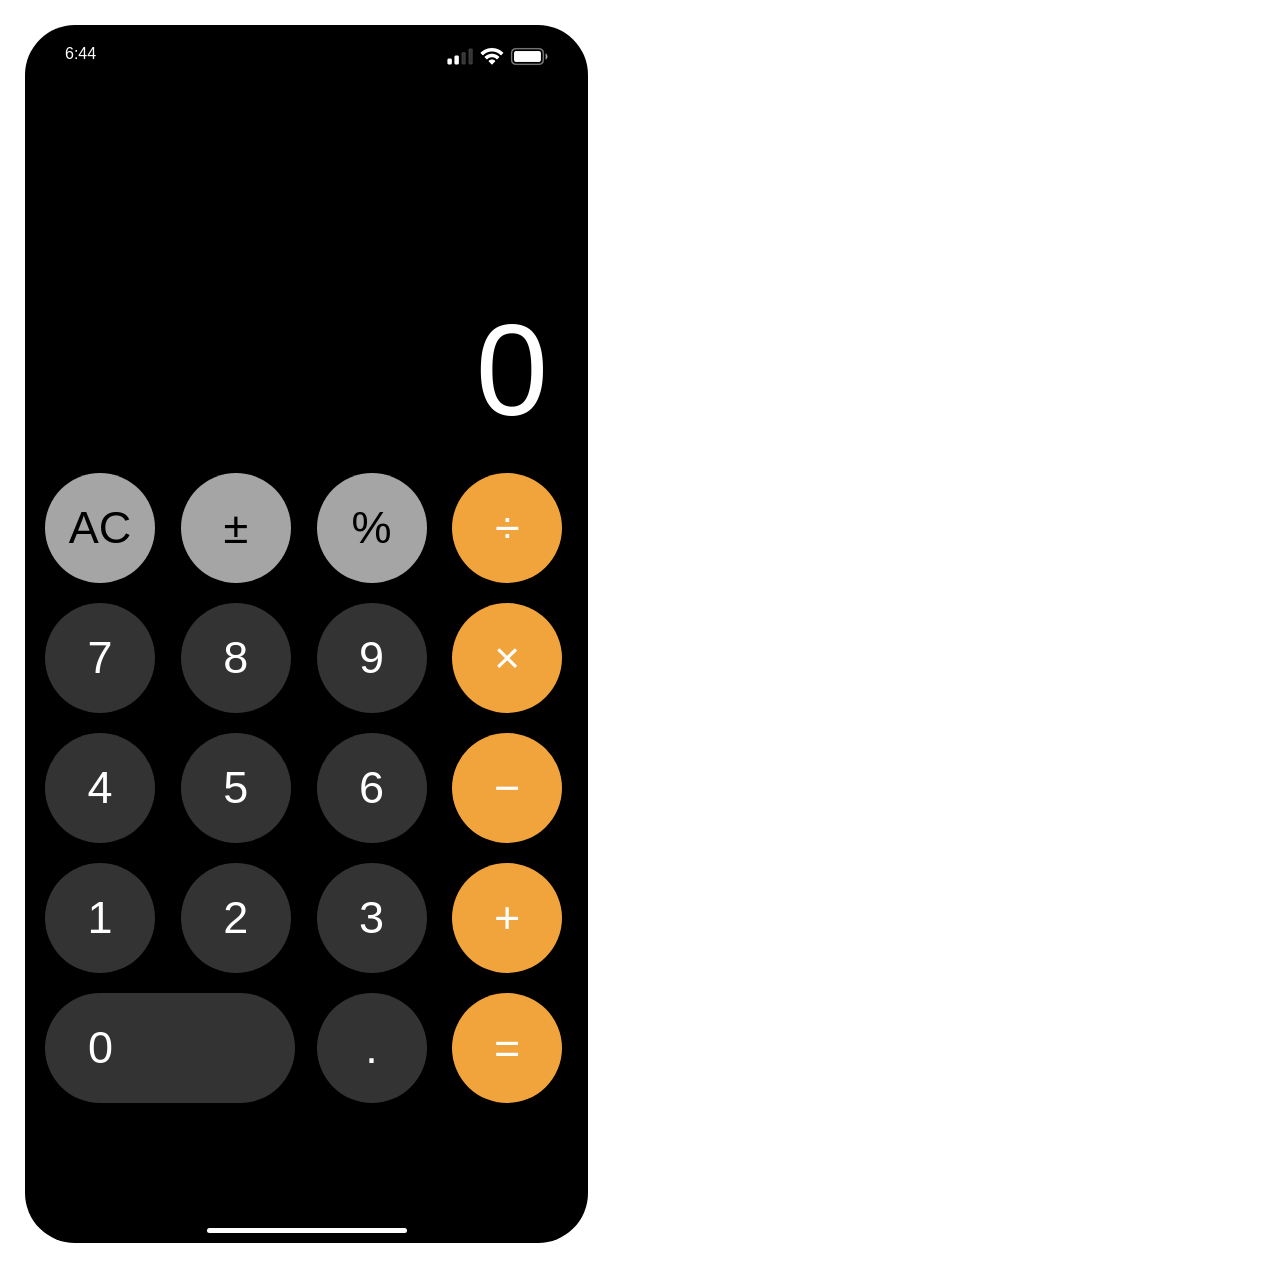
<file: IPHONE-CALC/index.html>
<!doctype html>
<html lang="en">
<head>
  <meta charset="UTF-8">
  <meta name="viewport"
        content="width=device-width, user-scalable=no, initial-scale=1.0, maximum-scale=1.0, minimum-scale=1.0">
  <meta http-equiv="X-UA-Compatible" content="ie=edge">
  <title>iPhone Calculator</title>
  <link rel="stylesheet" href="style.css">
</head>
<body>
  <div class="calculator">
    <div class="top-container">
      <div class="clock">
        <span class="hour"></span>:<span class="minute"></span>
      </div>
      <div class="status">
        <img src="status.png" alt="Status">
      </div>
    </div>
    <div class="value">0</div>
    <div class="buttons-container">
      <div class="button function ac">AC</div>
      <div class="button function pm">±</div>
      <div class="button function percent">%</div>
      <div class="button operator division">÷</div>
      <div class="button number-7">7</div>
      <div class="button number-8">8</div>
      <div class="button number-9">9</div>
      <div class="button operator multiplication">×</div>
      <div class="button number-4">4</div>
      <div class="button number-5">5</div>
      <div class="button number-6">6</div>
      <div class="button operator subtraction">−</div>
      <div class="button number-1">1</div>
      <div class="button number-2">2</div>
      <div class="button number-3">3</div>
      <div class="button operator addition">+</div>
      <div class="button number-0">0</div>
      <div class="button decimal">.</div>
      <div class="button operator equal">=</div>
    </div>
    <div class="bottom"></div>
  </div>
<script src="app.js"></script>
</body>
</html>
</file>
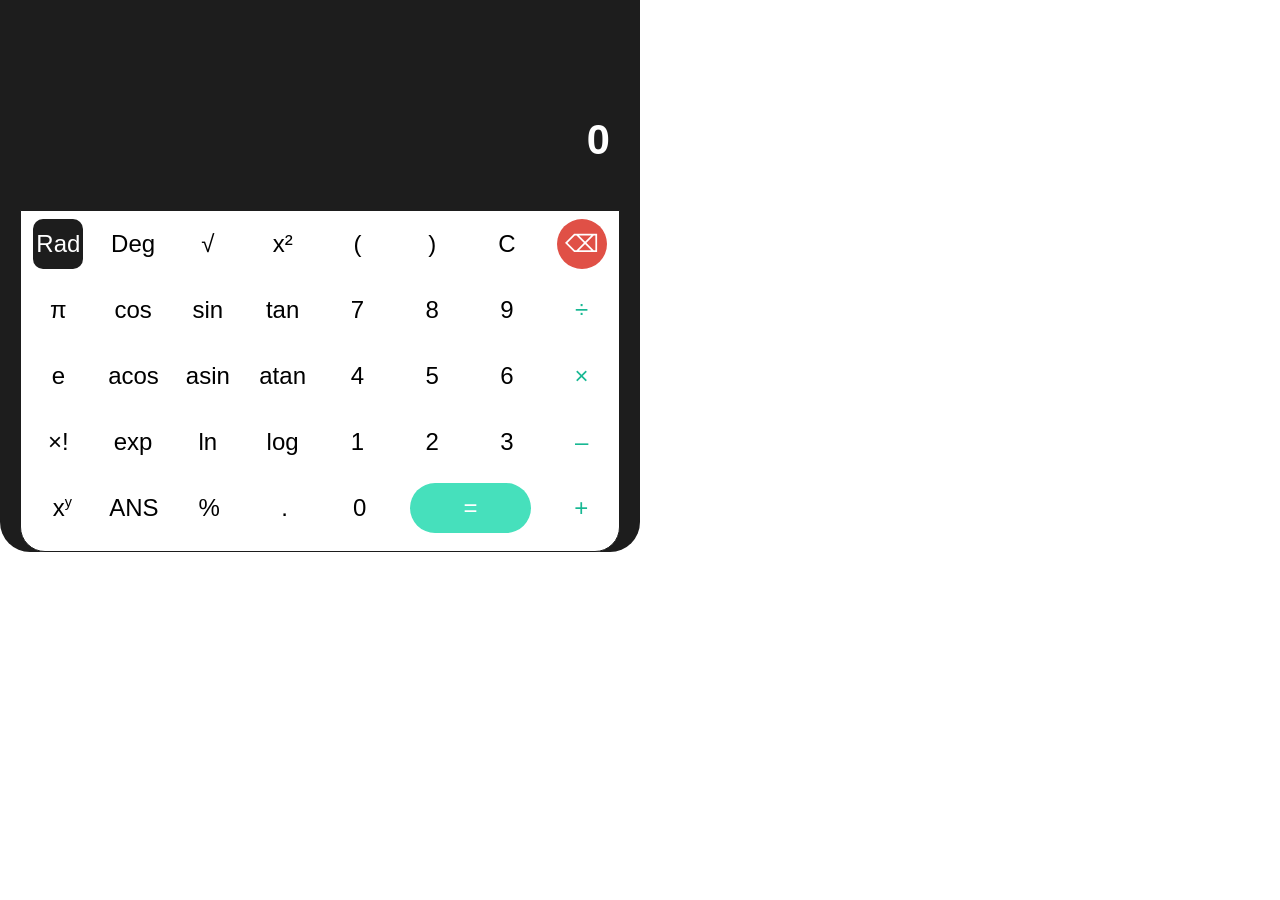
<file: IPHONE-CALC/SCIENTIFIC-CALC/index.html>
<!DOCTYPE html>
<html lang="en">
<head>
    <meta charset="UTF-8">
    <meta http-equiv="X-UA-Compatible" content="IE=edge">
    <meta name="viewport" content="width=device-width, initial-scale=1.0">
    <title>Scientific Calculator</title>
    <link rel="stylesheet" href="style.css">
    <link href="https://fonts.googleapis.com/css2?family=Poppins:ital,wght@0,300;0,400;0,500;0,600;0,700;0,800;0,900;1,900&display=swap');
</head>
<body>
    <div class="calculator">
        <div class="calc-container">
            <div class="output">
                <div class="operation">
                    <div class="value"></div>
                </div>
                <div class="result">
                    <div class="value">0</div> 
                </div>
            </div>
            <div class="input"></div>
        </div>
    </div>

    <script src="calculator.js"></script>  
</body>
</html>




<!-- https://www.youtube.com/watch?v=52GL_cfLBYs -->
</file>
<file: IPHONE-CALC/style.css>
* {
    box-sizing: border-box;
    margin: 0;
    padding: 0;
    user-select: none;
  }
  
  body {
    font-family: "Helvetica Neue", sans-serif;
    margin: 25px;
  }
  
  .calculator {
    background: black;
    border-radius: 50px;
    color: white;
    height: 1218px;
    padding: 20px;
    position: relative;
    width: 563px;
  }
  
  .top-container {
    display: flex;
    height: 250px;
    justify-content: space-between;
    padding: 0 20px;
  }
  
  .value {
    font-size: 130px;
    font-weight: 300;
    height: 158px;
    margin-bottom: 20px;
    margin-right: 20px;
    text-align: right;
  }
  
  .buttons-container {
    display: grid;
    grid-gap: 20px;
    grid-template-columns: repeat(4, 1fr);
    grid-template-rows: repeat(5, 1fr);
  }
  
  .button {
    align-items: center;
    background: #333;
    border-radius: 50%;
    cursor: pointer;
    display: flex;
    font-size: 45px;
    height: 110px;
    justify-content: center;
    transition: filter .3s;
    width: 110px;
  }
  
  .button.function {
    color: black;
    background: #a5a5a5;
  }
  
  .button.operator {
    background: #f1a33c;
  }
  
  .button.number-0 {
    border-radius: 55px;
    grid-column: 1 / span 2;
    justify-content: flex-start;
    padding-left: 43px;
    width: 250px;
  }
  
  .button:active,
  .button:focus {
    filter: brightness(120%);
  }
  
  .bottom {
    width: 200px;
    height: 5px;
    background: white;
    border-radius: 4px;
    position: absolute;
    bottom: 10px;
    left: 50%;
    transform: translateX(-50%);
  }
</file>
<file: IPHONE-CALC/SCIENTIFIC-CALC/style.css>
*{
    padding: 0;
    margin: 0;
    background-origin: padding-box;
    font-family: 'Poppins', sans-serif;
}

html{
    font-size: 16px;
    /* background-color: #636363; */
}

.calculator{
    position: absolute;

    top: 50%;
    left: 50%;
    padding: 20px;
    transform: translate(-50%, -50%);
}

.calc-container{
    background-color: #1d1d1d;

    width: 600px;
    height: auto;
    padding: 0 20px;
    border-radius: 0 0 30px 30px;
}

.output{
    width: 100%;;
}   

.operation{
    width: 600px;
    height: 70px;

    color: #878787;

    font-size: 1.9em;
    font-weight: bold;

    position: relative;
    overflow: hidden;
}
.operation .value{
    position: absolute;

    bottom: 5px;
    right : 10px;
    
    white-space: nowrap;
    overflow: hidden;
}

.result{
    width: 600px;
    height: 140px;

    color: #FFF;

    font-size: 2.6em;
    font-weight: bold;
    
    overflow: hidden;
    position: relative;
}

.result .value{
    position: absolute;

    top: 50%;
    transform: translateY(-50%);
    right : 10px;
    
    white-space: nowrap;
    overflow: hidden;
}


.input{
    background-color: #FFF;

    border-radius: 0 0 25px 25px;
    border: 1px solid #1d1d1d;
    height: 340px;
}

.row {
    display: flex;
    justify-content: space-around;
    align-items: center;
}

.row button{
    width: 50px;
    height: 50px;

    font-size: 1.5em;

    border: none;
    border-radius: 50%;
    background-color: transparent;

    margin : 8px;

    cursor: pointer;
}

.row button:hover{
    font-weight: bold;
}

.row #calculate{
    color: #FFF;
    background-color: #46e0bc;
    width : 121px;
    border-radius: 50px;
}
.row #delete{
    color: #FFF;
    background-color: #e05046;
}

#division, #multiplication, #subtraction, #addition {
    color: #18b893;
}

.input button span{
    font-size: 0.6em;
    position: absolute;
}

.active-angle{
    background-color: #1d1d1d !important;
    color: #FFF !important;
    border-radius: 10px !important;
}
</file>
